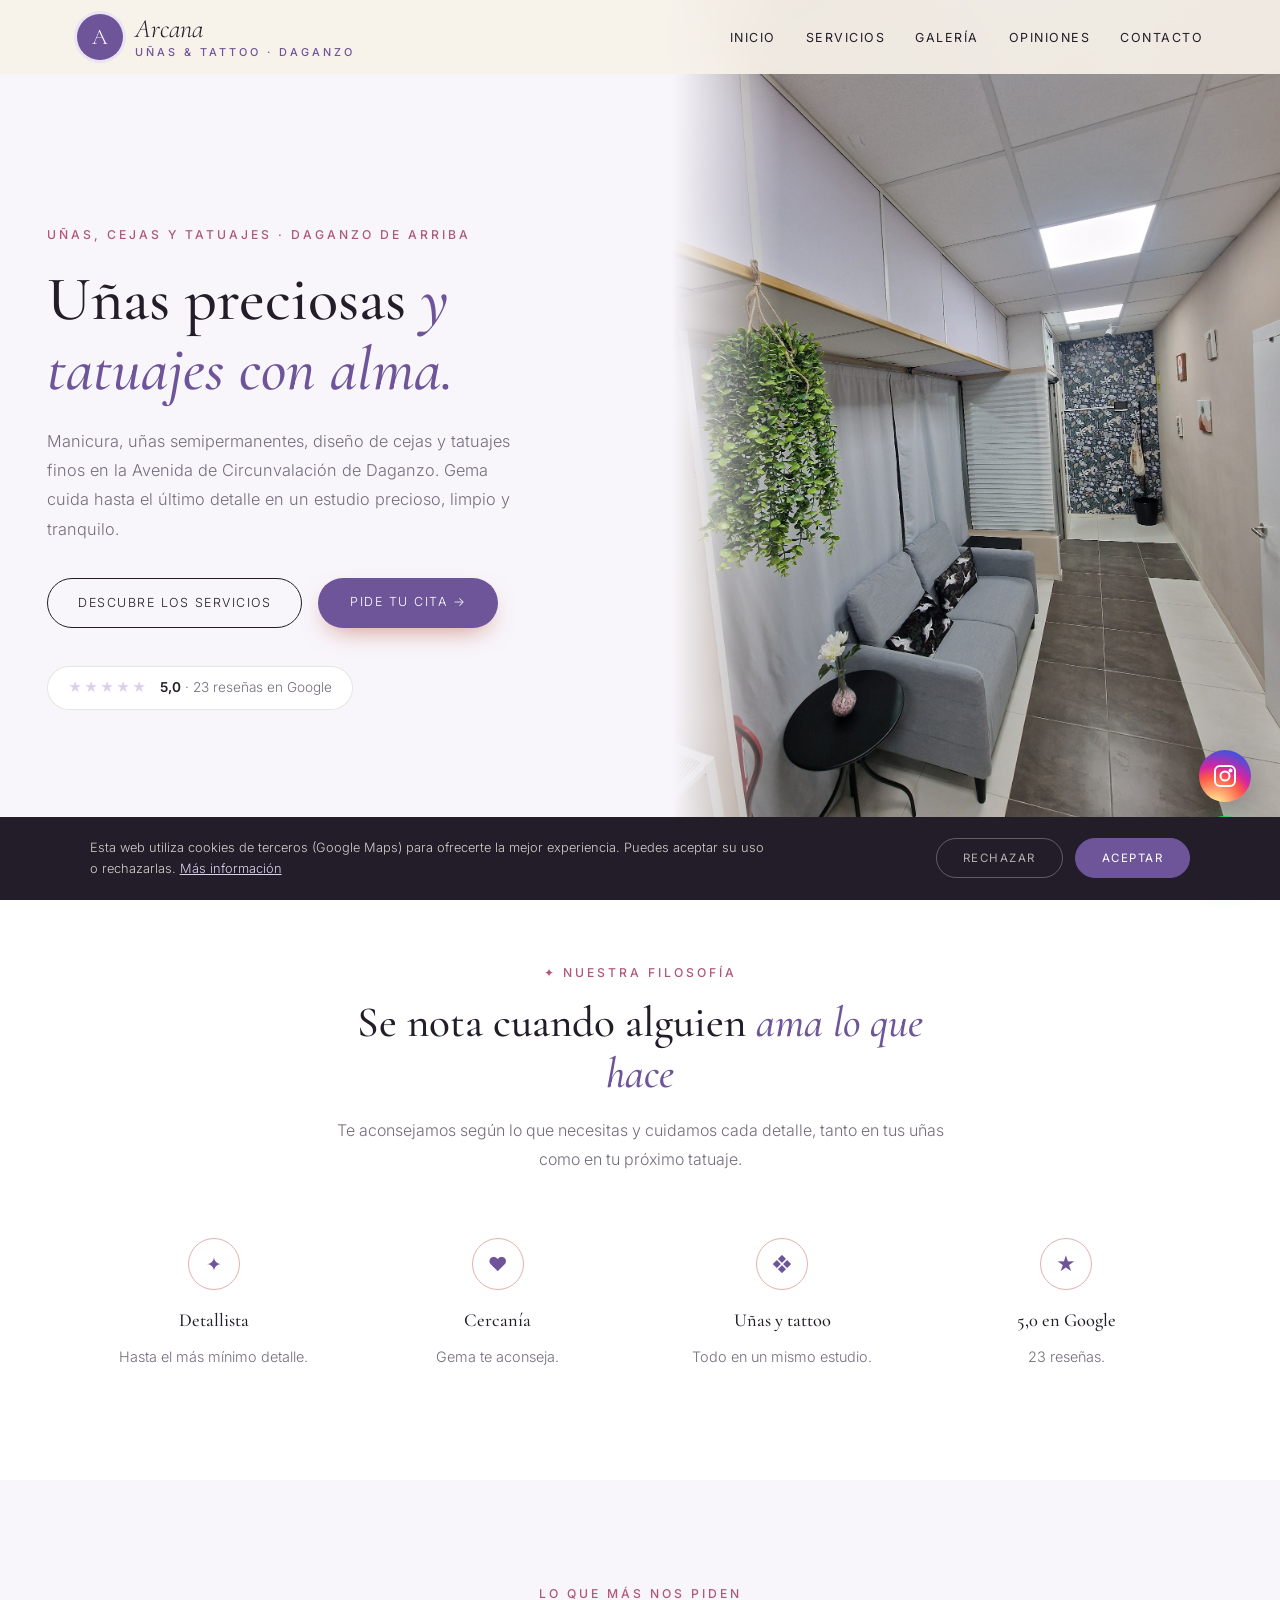
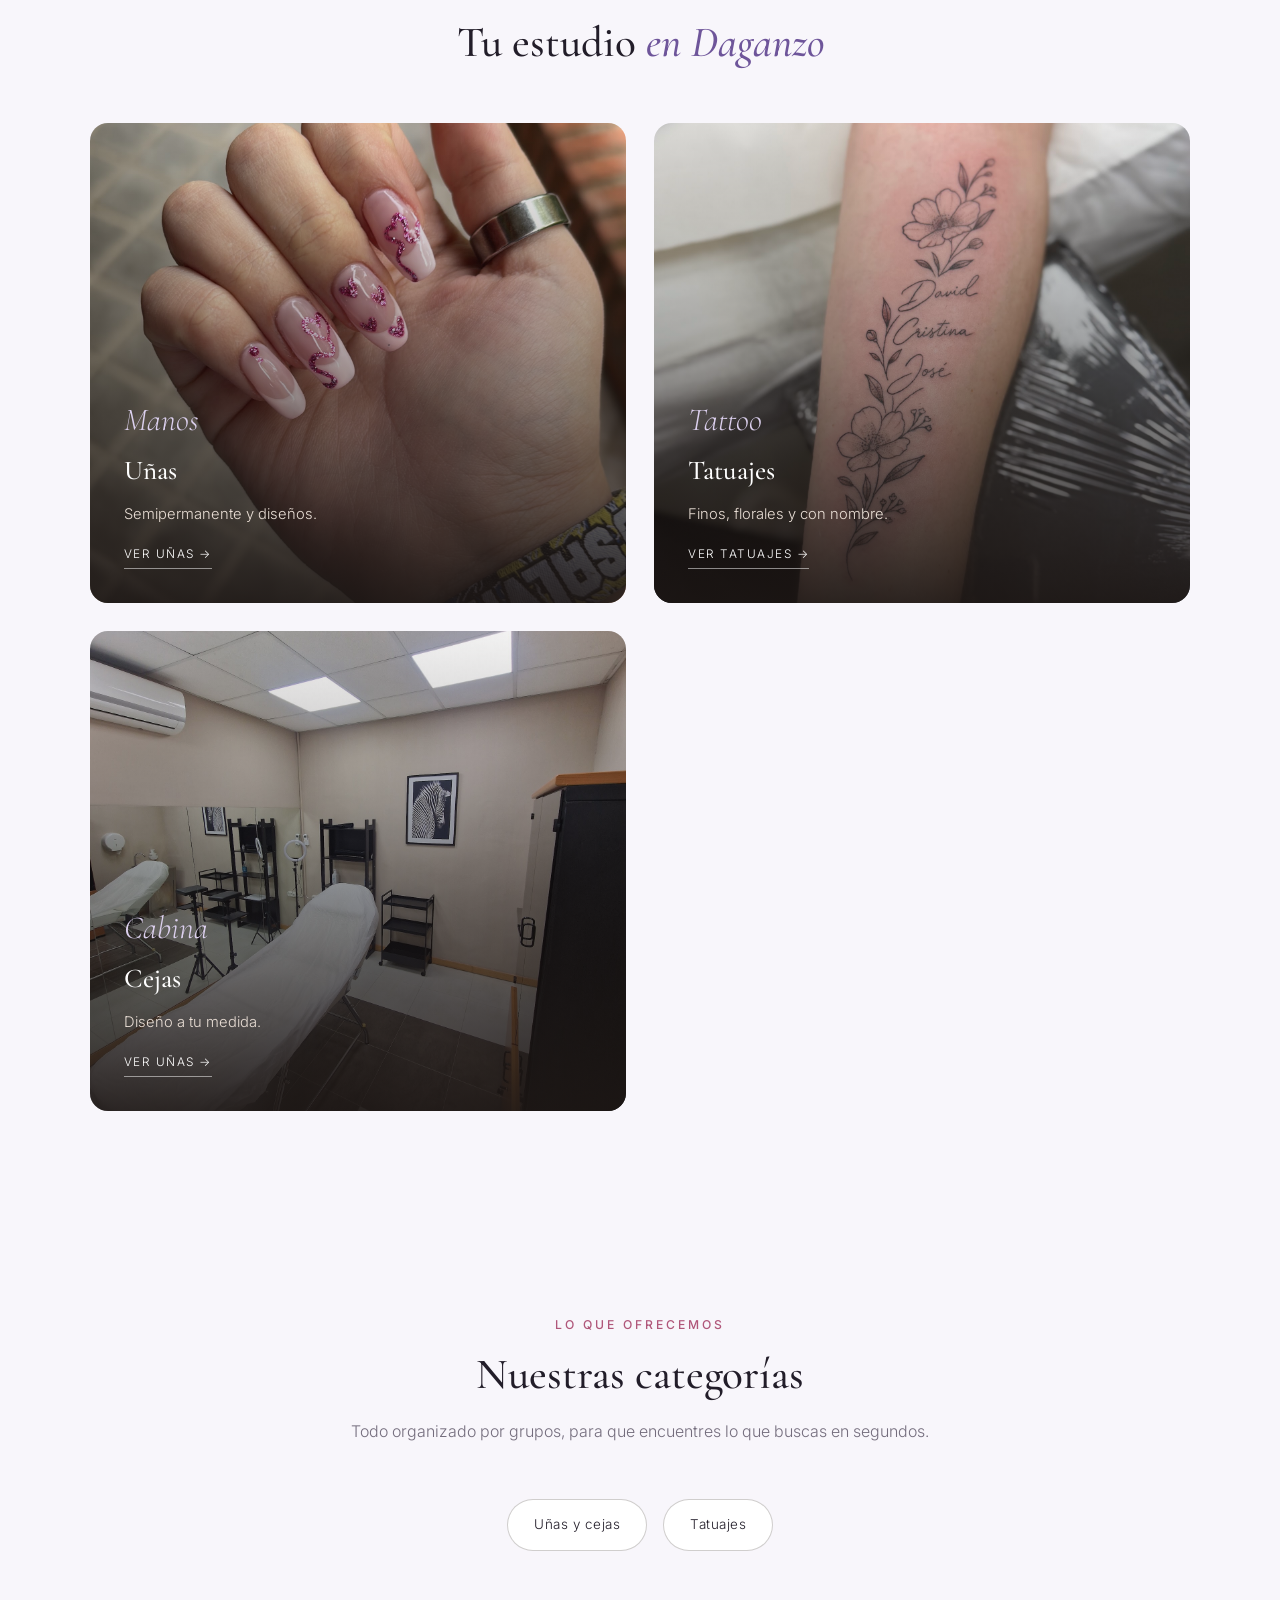
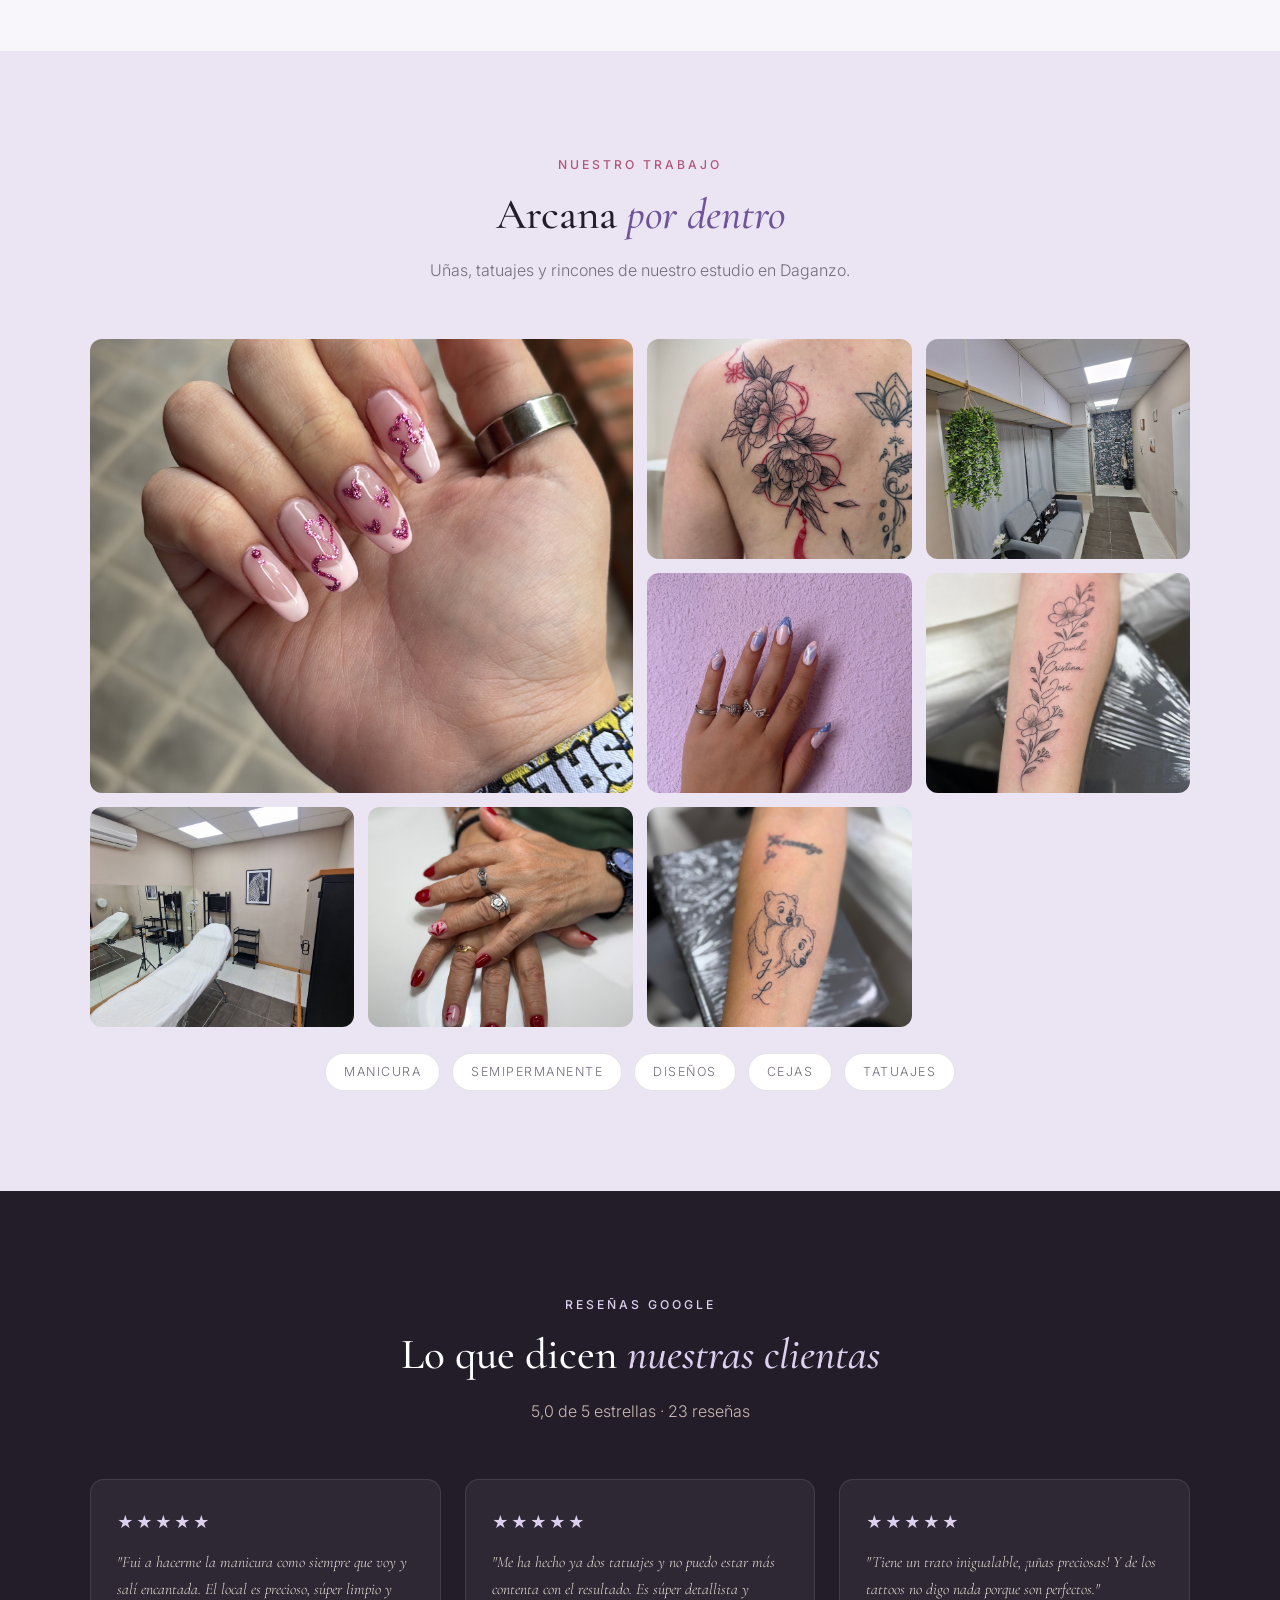
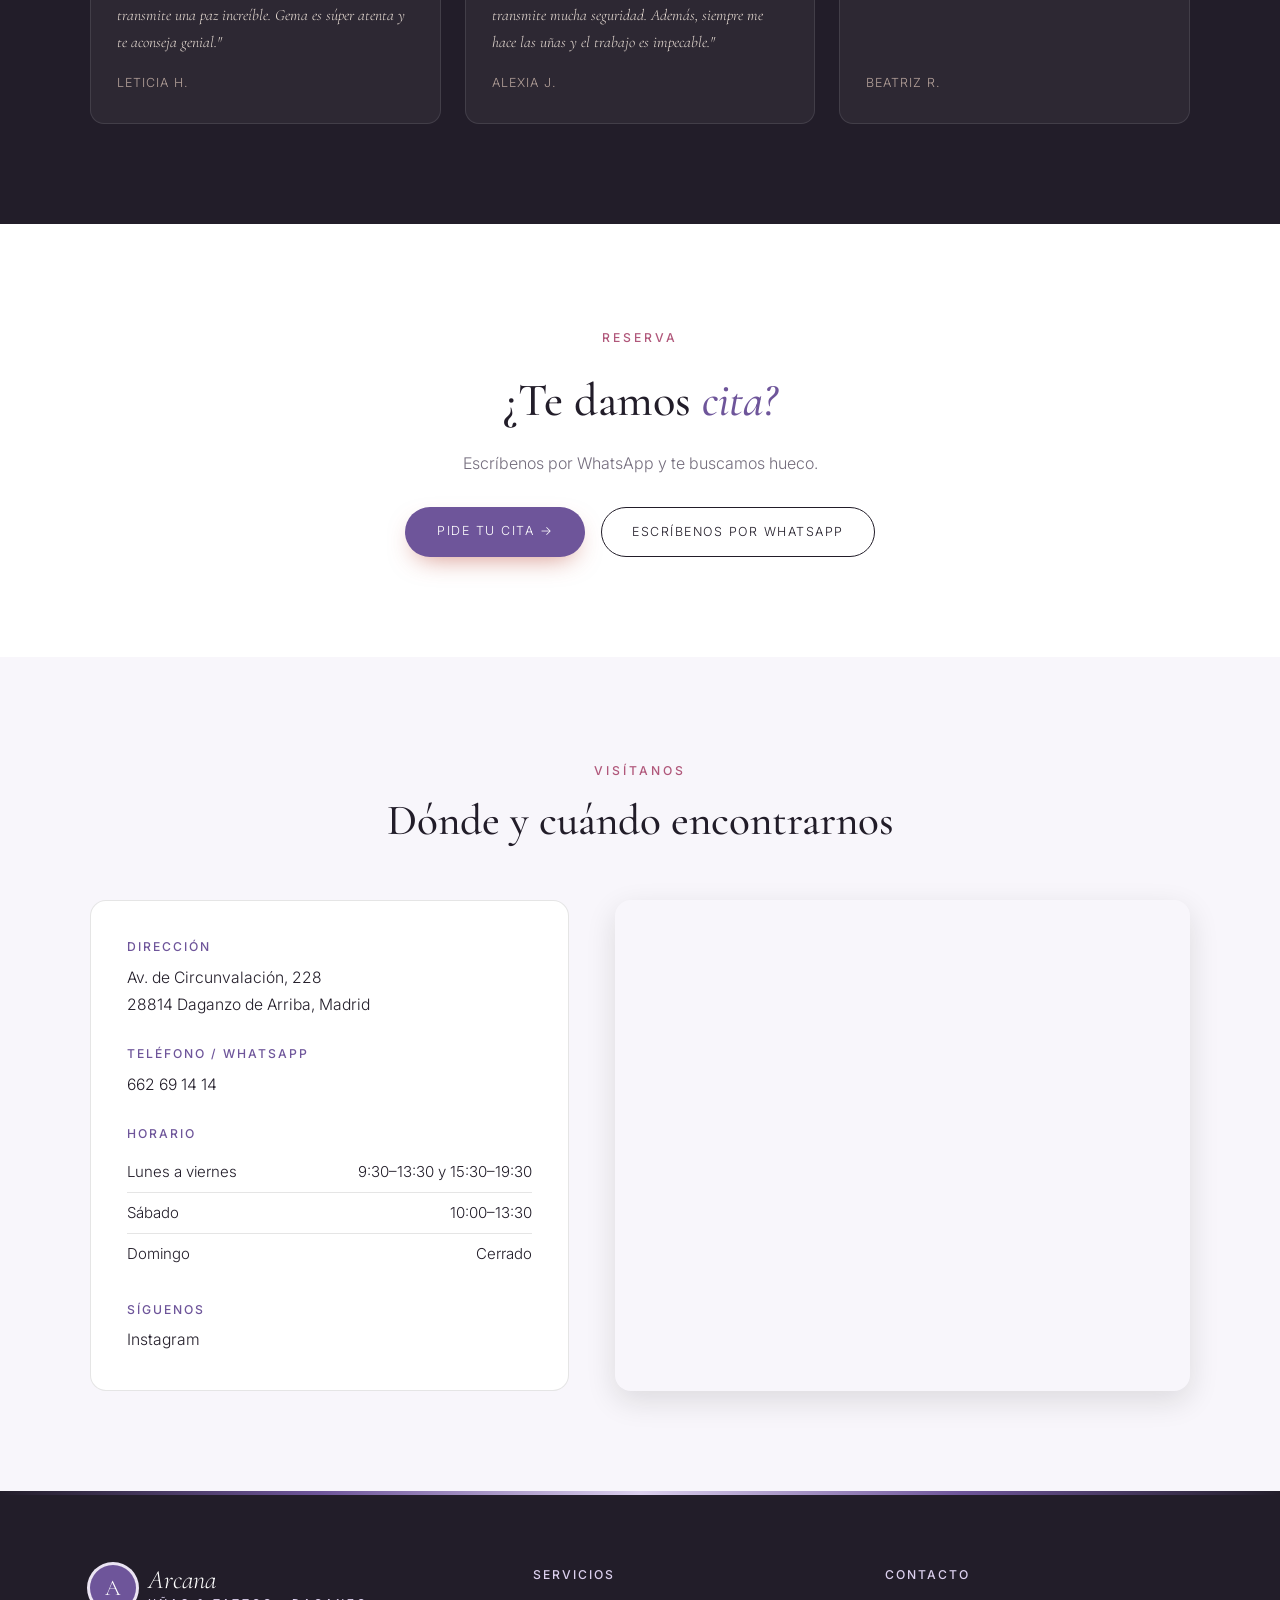
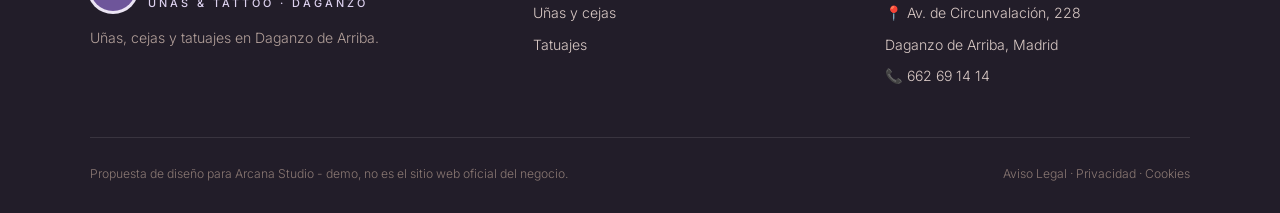
<file: index.html>
<!DOCTYPE html>
<html lang="es">
<head>
<meta charset="UTF-8">
<meta name="viewport" content="width=device-width, initial-scale=1.0">
<title>Arcana Studio — Uñas, cejas y tatuajes en Daganzo de Arriba</title>
<meta name="description" content="Arcana Studio, en Av. de Circunvalación 228, Daganzo de Arriba. Manicura, uñas semipermanentes, diseño de cejas y tatuajes finos con Gema. 5,0★ en Google.">
<meta name="theme-color" content="#221d29">
<meta property="og:title" content="Arcana Studio · Daganzo">
<meta property="og:image" content="maps_06.jpg">

<link rel="preconnect" href="https://fonts.googleapis.com"><link rel="preconnect" href="https://fonts.gstatic.com" crossorigin><link href="https://fonts.googleapis.com/css2?family=Cormorant+Garamond:ital,wght@0,500;0,600;1,500&family=Inter:wght@300;400;500;600&display=swap" rel="stylesheet">
<link rel="stylesheet" href="styles.css">
</head>
<body>

<header id="header">
  <a href="index.html" class="logo" aria-label="Arcana Studio, inicio"><span class="logo-mark">A</span><span class="logo-text"><span class="script">Arcana</span><small>uñas & tattoo · Daganzo</small></span></a>
  <nav id="nav" aria-label="Navegación principal"><ul><li><a href="index.html#inicio">Inicio</a></li><li><a href="servicios.html">Servicios</a></li><li><a href="index.html#galeria">Galería</a></li><li><a href="index.html#opiniones">Opiniones</a></li><li><a href="index.html#contacto">Contacto</a></li></ul></nav><button class="nav-toggle" id="navToggle" aria-label="Abrir menú">☰</button>
</header>

<section class="hero" id="inicio">
  <div class="hero-text">
    <span class="eyebrow">Uñas, cejas y tatuajes · Daganzo de Arriba</span>
    <h1>Uñas preciosas <em>y tatuajes con alma.</em></h1>
    <p>Manicura, uñas semipermanentes, diseño de cejas y tatuajes finos en la Avenida de Circunvalación de Daganzo. Gema cuida hasta el último detalle en un estudio precioso, limpio y tranquilo.</p>
    <div class="hero-ctas">
      <a href="servicios.html" class="btn-outline">Descubre los servicios</a>
      <a href="https://wa.me/34662691414?text=Hola%2C%20he%20visto%20vuestra%20web%20y%20me%20gustar%C3%ADa%20pedir%20cita%20en%20Arcana%20Studio" class="btn-solid" target="_blank" rel="noopener">Pide tu cita →</a>
    </div>
    <a class="hero-rating" href="https://www.google.com/maps/search/?api=1&query=Arcana+Studio,+Avenida+de+Circunvalaci%C3%B3n+228,+Daganzo+de+Arriba" target="_blank" rel="noopener"><span class="stars">★★★★★</span><span><strong>5,0</strong> · 23 reseñas en Google</span></a>
  </div>
  <div class="hero-img"><img src="maps_06.jpg" alt="Interior de Arcana Studio en Daganzo de Arriba" style="object-position:center 50%;"></div>
</section>

<section class="trust">
  <div class="section-head">
    <span class="eyebrow">✦ Nuestra filosofía</span>
    <h2>Se nota cuando alguien <em>ama lo que hace</em></h2>
    <p>Te aconsejamos según lo que necesitas y cuidamos cada detalle, tanto en tus uñas como en tu próximo tatuaje.</p>
  </div>
  <div class="trust-grid">
    <div class="trust-card"><span class="trust-ic">✦</span><h3>Detallista</h3><p>Hasta el más mínimo detalle.</p></div>
    <div class="trust-card"><span class="trust-ic">♥</span><h3>Cercanía</h3><p>Gema te aconseja.</p></div>
    <div class="trust-card"><span class="trust-ic">❖</span><h3>Uñas y tattoo</h3><p>Todo en un mismo estudio.</p></div>
    <div class="trust-card"><span class="trust-ic">★</span><h3>5,0 en Google</h3><p>23 reseñas.</p></div>
  </div>
</section>

<section class="worlds">
  <div class="section-head">
    <span class="eyebrow">Lo que más nos piden</span>
    <h2>Tu estudio <em>en Daganzo</em></h2>
  </div>
  <div class="worlds-grid">
    <a href="servicios.html#unas" class="world-card"><img src="maps_04.jpg" alt="Uñas"><div class="world-text"><span class="script">Manos</span><h3>Uñas</h3><p>Semipermanente y diseños.</p><span class="world-link">Ver uñas →</span></div></a>
    <a href="servicios.html#tattoo" class="world-card"><img src="maps_10.jpg" alt="Tatuajes"><div class="world-text"><span class="script">Tattoo</span><h3>Tatuajes</h3><p>Finos, florales y con nombre.</p><span class="world-link">Ver tatuajes →</span></div></a>
    <a href="servicios.html#unas" class="world-card"><img src="maps_03.jpg" alt="Cejas"><div class="world-text"><span class="script">Cabina</span><h3>Cejas</h3><p>Diseño a tu medida.</p><span class="world-link">Ver uñas →</span></div></a>
  </div>
</section>

<section>
  <div class="section-head">
    <span class="eyebrow">Lo que ofrecemos</span>
    <h2>Nuestras categorías</h2>
    <p>Todo organizado por grupos, para que encuentres lo que buscas en segundos.</p>
  </div>
  <div class="cat-pills">
    <a href="servicios.html#unas" class="cat-pill">Uñas y cejas</a>
    <a href="servicios.html#tattoo" class="cat-pill">Tatuajes</a>
  </div>
</section>

<section class="gallery-wrap" id="galeria">
  <div class="section-head">
    <span class="eyebrow">Nuestro trabajo</span>
    <h2>Arcana <em>por dentro</em></h2>
    <p>Uñas, tatuajes y rincones de nuestro estudio en Daganzo.</p>
  </div>
  <div class="gallery">
    <figure class="big"><img src="maps_04.jpg" alt="Diseño de uñas rosa" loading="lazy"></figure>
    <figure><img src="maps_07.jpg" alt="Tatuaje floral en la espalda" loading="lazy"></figure>
    <figure><img src="maps_06.jpg" alt="Sala de espera" loading="lazy"></figure>
    <figure><img src="maps_02.jpg" alt="Manicura con diseño" loading="lazy"></figure>
    <figure><img src="maps_10.jpg" alt="Tatuaje floral con nombres" loading="lazy"></figure>
    <figure><img src="maps_03.jpg" alt="Cabina" loading="lazy"></figure>
    <figure><img src="maps_01.jpg" alt="Manicura en rojo" loading="lazy"></figure>
    <figure><img src="maps_09.jpg" alt="Tatuaje fino" loading="lazy"></figure>
  </div>
  <div class="brands"><span>Manicura</span><span>Semipermanente</span><span>Diseños</span><span>Cejas</span><span>Tatuajes</span></div>
</section>

<section class="reviews-wrap" id="opiniones">
  <div class="section-head">
    <span class="eyebrow">Reseñas Google</span>
    <h2>Lo que dicen <em>nuestras clientas</em></h2>
    <p>5,0 de 5 estrellas · 23 reseñas</p>
  </div>
  <div class="review-grid">
    <div class="review-card"><div class="stars">★★★★★</div><p>"Fui a hacerme la manicura como siempre que voy y salí encantada. El local es precioso, súper limpio y transmite una paz increíble. Gema es súper atenta y te aconseja genial."</p><cite>Leticia H.</cite></div>
    <div class="review-card"><div class="stars">★★★★★</div><p>"Me ha hecho ya dos tatuajes y no puedo estar más contenta con el resultado. Es súper detallista y transmite mucha seguridad. Además, siempre me hace las uñas y el trabajo es impecable."</p><cite>Alexia J.</cite></div>
    <div class="review-card"><div class="stars">★★★★★</div><p>"Tiene un trato inigualable, ¡uñas preciosas! Y de los tattoos no digo nada porque son perfectos."</p><cite>Beatriz R.</cite></div>
  </div>
</section>

<section class="cta-section">
  <span class="eyebrow">Reserva</span>
  <h2>¿Te damos <em>cita?</em></h2>
  <p>Escríbenos por WhatsApp y te buscamos hueco.</p>
  <div class="cta-row">
    <a href="https://wa.me/34662691414?text=Hola%2C%20he%20visto%20vuestra%20web%20y%20me%20gustar%C3%ADa%20pedir%20cita%20en%20Arcana%20Studio" class="btn-solid" target="_blank" rel="noopener">Pide tu cita →</a>
    <a href="https://wa.me/34662691414?text=Hola%2C%20he%20visto%20vuestra%20web%20y%20me%20gustar%C3%ADa%20pedir%20cita%20en%20Arcana%20Studio" class="btn-outline" target="_blank" rel="noopener">Escríbenos por WhatsApp</a>
  </div>
</section>

<section class="contact-section" id="contacto">
  <div class="section-head">
    <span class="eyebrow">Visítanos</span>
    <h2>Dónde y cuándo encontrarnos</h2>
  </div>
  <div class="contact-grid">
    <div class="contact-info">
      <div class="contact-block"><h3>Dirección</h3><p>Av. de Circunvalación, 228<br>28814 Daganzo de Arriba, Madrid</p></div>
      <div class="contact-block"><h3>Teléfono / WhatsApp</h3><p><a href="tel:+34662691414">662 69 14 14</a></p></div>
      <div class="contact-block"><h3>Horario</h3><ul class="hours-list"><li><span>Lunes a viernes</span><span>9:30–13:30 y 15:30–19:30</span></li><li><span>Sábado</span><span>10:00–13:30</span></li><li><span>Domingo</span><span>Cerrado</span></li></ul></div>
      <div class="contact-block"><h3>Síguenos</h3><p><a href="https://www.instagram.com/_.arcanaink._/" target="_blank" rel="noopener">Instagram</a></p></div>
    </div>
    <div class="contact-map">
      <iframe title="Mapa de Arcana Studio" src="https://www.google.com/maps?q=Arcana+Studio,+Avenida+de+Circunvalaci%C3%B3n+228,+Daganzo+de+Arriba&output=embed" width="100%" height="100%" style="border:0;" allowfullscreen="" loading="lazy" referrerpolicy="no-referrer-when-downgrade"></iframe>
    </div>
  </div>
</section>

<footer>
  <div class="footer-grid">
    <div class="footer-brand">
      <a href="index.html" class="logo light"><span class="logo-mark">A</span><span class="logo-text"><span class="script">Arcana</span><small>uñas & tattoo · Daganzo</small></span></a>
      <p>Uñas, cejas y tatuajes en Daganzo de Arriba.</p>
    </div>
    <div><h4>Servicios</h4><ul><li><a href="servicios.html#unas">Uñas y cejas</a></li><li><a href="servicios.html#tattoo">Tatuajes</a></li></ul></div>
    <div><h4>Contacto</h4><ul><li>📍 Av. de Circunvalación, 228</li><li>Daganzo de Arriba, Madrid</li><li>📞 <a href="tel:+34662691414">662 69 14 14</a></li></ul></div>
  </div>
  <div class="footer-bottom">
    <span>Propuesta de diseño para Arcana Studio - demo, no es el sitio web oficial del negocio.</span>
    <span><a href="aviso-legal.html">Aviso Legal</a> &middot; <a href="politica-privacidad.html">Privacidad</a> &middot; <a href="politica-cookies.html">Cookies</a></span>
  </div>
</footer>

<div id="cookie-banner" class="cookie-banner"><p>Esta web utiliza cookies de terceros (Google Maps) para ofrecerte la mejor experiencia. Puedes aceptar su uso o rechazarlas. <a href="politica-cookies.html">Más información</a></p><div class="cookie-actions"><button onclick="setCookieChoice('rejected')" class="ck-reject">Rechazar</button><button onclick="setCookieChoice('accepted')" class="ck-accept">Aceptar</button></div></div>
<div class="social-fabs"><a class="ig-fab" href="https://www.instagram.com/_.arcanaink._/" target="_blank" rel="noopener" aria-label="Visitar Instagram"><svg width="24" height="24" viewBox="0 0 24 24" fill="none" stroke="white" stroke-width="2"><rect x="2" y="2" width="20" height="20" rx="5"/><circle cx="12" cy="12" r="4.5"/><circle cx="17.5" cy="6.5" r="1" fill="white"/></svg></a><a class="wa-fab" href="https://wa.me/34662691414?text=Hola%2C%20he%20visto%20vuestra%20web%20y%20me%20gustar%C3%ADa%20pedir%20cita%20en%20Arcana%20Studio" target="_blank" rel="noopener" aria-label="Escribir por WhatsApp"><svg width="28" height="28" viewBox="0 0 24 24" fill="white"><path d="M17.5 14.4c-.3-.1-1.8-.9-2-1s-.5-.1-.7.1-.8 1-.9 1.2-.3.2-.6.1a8.2 8.2 0 0 1-2.4-1.5 9 9 0 0 1-1.7-2.1c-.2-.3 0-.5.1-.6l.4-.5.3-.5v-.5l-.9-2.2c-.2-.6-.5-.5-.7-.5h-.6a1.1 1.1 0 0 0-.8.4 3.4 3.4 0 0 0-1 2.5 5.9 5.9 0 0 0 1.2 3.1 13.5 13.5 0 0 0 5.2 4.6c2.6 1 2.6.7 3.1.6a2.6 2.6 0 0 0 1.7-1.2 2.1 2.1 0 0 0 .2-1.2c-.1-.1-.3-.2-.6-.3ZM12 21.8a9.8 9.8 0 0 1-5-1.4l-.4-.2-3.7 1 1-3.6-.2-.4A9.8 9.8 0 1 1 12 21.8Zm8.4-18.3A11.8 11.8 0 0 0 1.8 17.7L.2 23.8l6.3-1.6a11.8 11.8 0 0 0 5.6 1.4A11.8 11.8 0 0 0 20.4 3.5Z"/></svg></a></div>
<script src="main.js"></script>
</body>
</html>
</file>
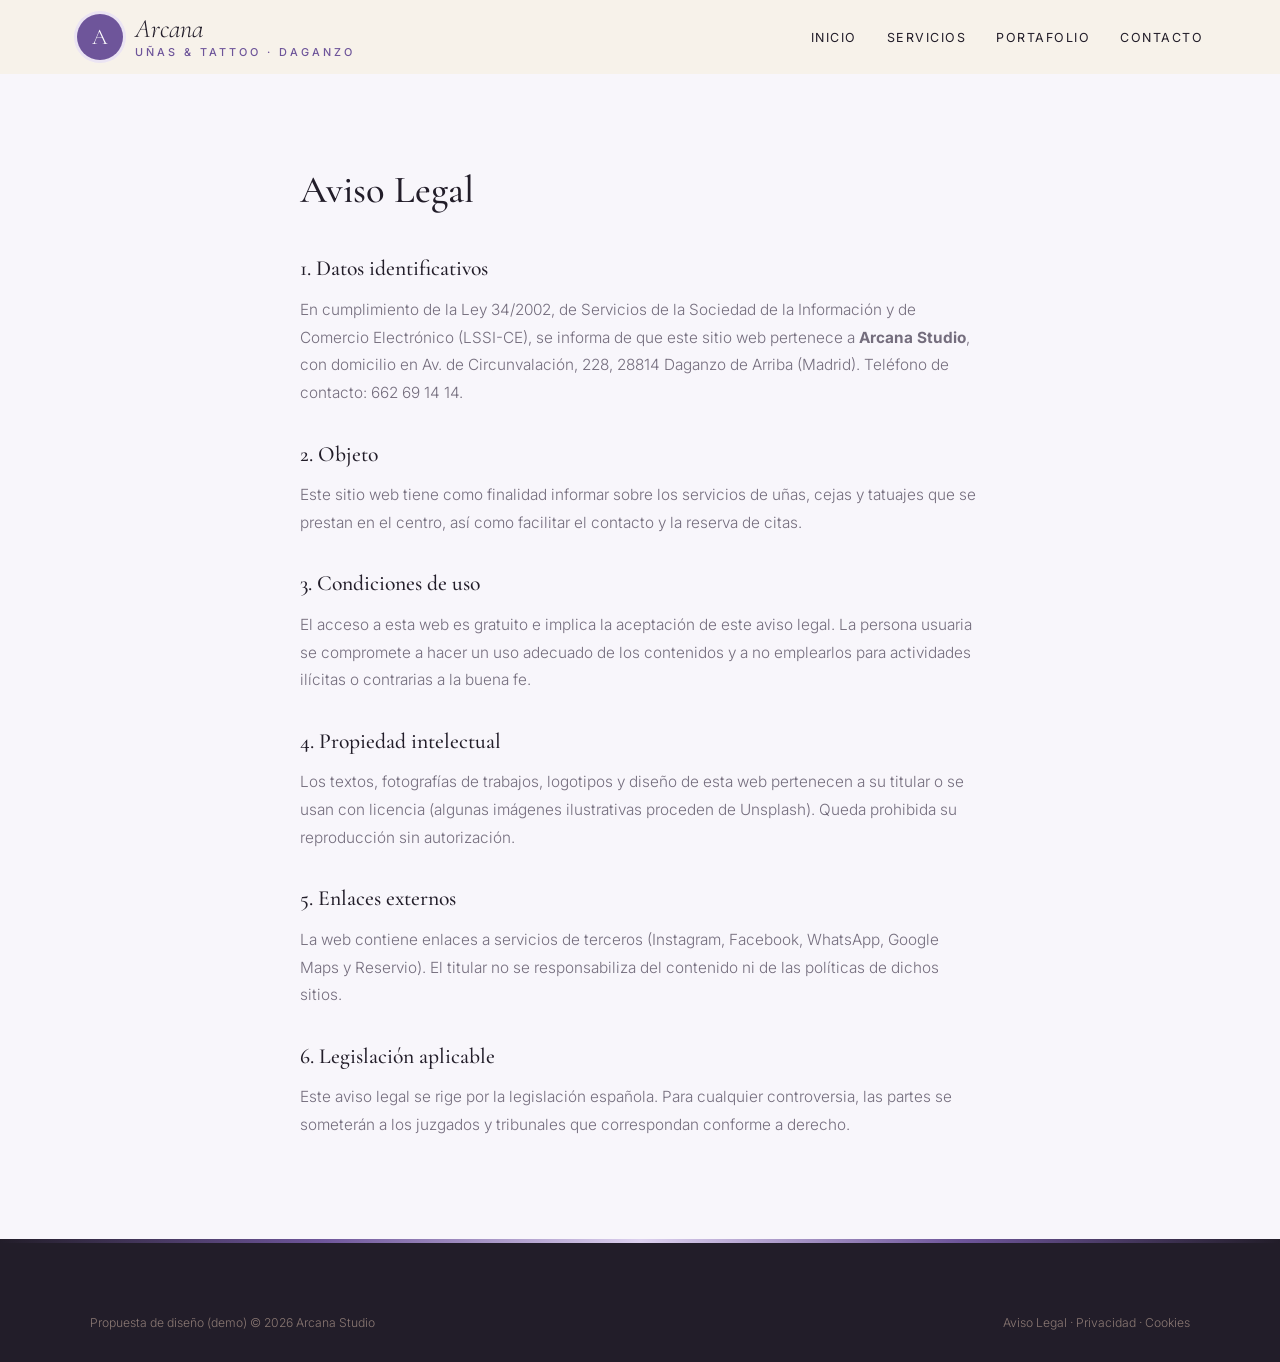
<file: aviso-legal.html>
<!DOCTYPE html>
<html lang="es">
<head>
<meta charset="UTF-8">
<meta name="viewport" content="width=device-width, initial-scale=1.0">
<title>Aviso Legal — Arcana Studio</title>
<meta name="robots" content="noindex">

<link rel="preconnect" href="https://fonts.googleapis.com">
<link href="https://fonts.googleapis.com/css2?family=Cormorant+Garamond:ital,wght@0,500;0,600;1,500&family=Inter:wght@300;400;500;600&display=swap" rel="stylesheet">
<link rel="stylesheet" href="styles.css">
</head>
<body>
<header id="header" class="scrolled">
  <a href="index.html" class="logo" aria-label="Arcana Studio, inicio">
    <span class="logo-mark">A</span>
    <span class="logo-text"><span class="script">Arcana</span><small>uñas & tattoo · Daganzo</small></span>
  </a>
  <nav id="nav" aria-label="Navegación principal">
    <ul>
      <li><a href="index.html#inicio">Inicio</a></li>
      <li><a href="servicios.html">Servicios</a></li>
      <li><a href="portafolio.html">Portafolio</a></li>
      <li><a href="index.html#contacto">Contacto</a></li>
    </ul>
  </nav>
  <button class="nav-toggle" id="navToggle" aria-label="Abrir menú">☰</button>
</header>
<main class="legal"><h1>Aviso Legal</h1>
<h2>1. Datos identificativos</h2>
<p>En cumplimiento de la Ley 34/2002, de Servicios de la Sociedad de la Información y de Comercio Electrónico (LSSI-CE), se informa de que este sitio web pertenece a <strong>Arcana Studio</strong>, con domicilio en Av. de Circunvalación, 228, 28814 Daganzo de Arriba (Madrid). Teléfono de contacto: 662 69 14 14.</p>
<h2>2. Objeto</h2>
<p>Este sitio web tiene como finalidad informar sobre los servicios de uñas, cejas y tatuajes que se prestan en el centro, así como facilitar el contacto y la reserva de citas.</p>
<h2>3. Condiciones de uso</h2>
<p>El acceso a esta web es gratuito e implica la aceptación de este aviso legal. La persona usuaria se compromete a hacer un uso adecuado de los contenidos y a no emplearlos para actividades ilícitas o contrarias a la buena fe.</p>
<h2>4. Propiedad intelectual</h2>
<p>Los textos, fotografías de trabajos, logotipos y diseño de esta web pertenecen a su titular o se usan con licencia (algunas imágenes ilustrativas proceden de Unsplash). Queda prohibida su reproducción sin autorización.</p>
<h2>5. Enlaces externos</h2>
<p>La web contiene enlaces a servicios de terceros (Instagram, Facebook, WhatsApp, Google Maps y Reservio). El titular no se responsabiliza del contenido ni de las políticas de dichos sitios.</p>
<h2>6. Legislación aplicable</h2>
<p>Este aviso legal se rige por la legislación española. Para cualquier controversia, las partes se someterán a los juzgados y tribunales que correspondan conforme a derecho.</p></main>
<footer>
  <div class="footer-bottom" style="margin-top:0">
    <span>Propuesta de diseño (demo) © 2026 Arcana Studio</span>
    <span><a href="aviso-legal.html">Aviso Legal</a> &middot; <a href="politica-privacidad.html">Privacidad</a> &middot; <a href="politica-cookies.html">Cookies</a></span>
  </div>
</footer>
<script src="main.js"></script>
</body>
</html>
</file>
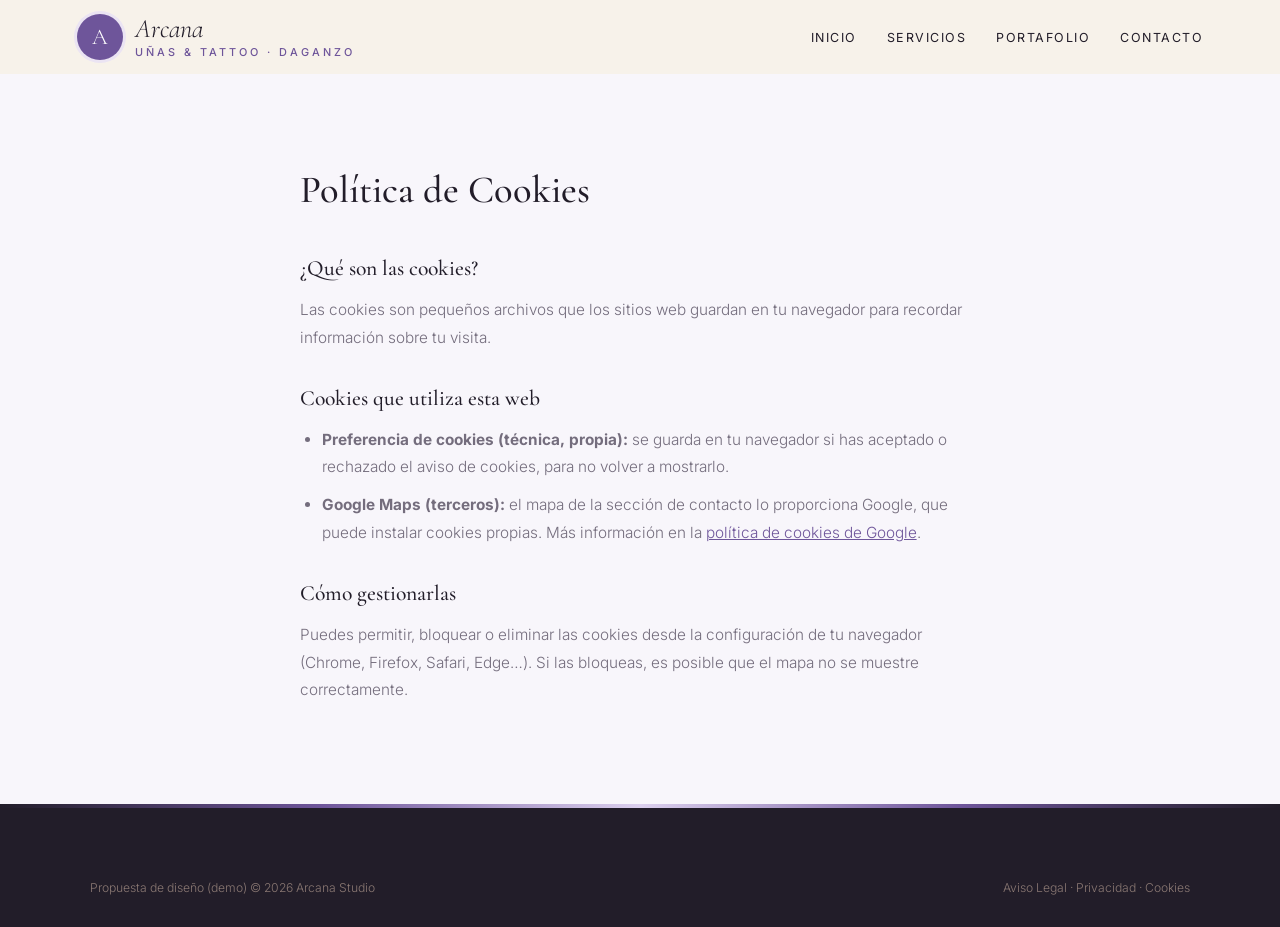
<file: politica-cookies.html>
<!DOCTYPE html>
<html lang="es">
<head>
<meta charset="UTF-8">
<meta name="viewport" content="width=device-width, initial-scale=1.0">
<title>Política de Cookies — Arcana Studio</title>
<meta name="robots" content="noindex">

<link rel="preconnect" href="https://fonts.googleapis.com">
<link href="https://fonts.googleapis.com/css2?family=Cormorant+Garamond:ital,wght@0,500;0,600;1,500&family=Inter:wght@300;400;500;600&display=swap" rel="stylesheet">
<link rel="stylesheet" href="styles.css">
</head>
<body>
<header id="header" class="scrolled">
  <a href="index.html" class="logo" aria-label="Arcana Studio, inicio">
    <span class="logo-mark">A</span>
    <span class="logo-text"><span class="script">Arcana</span><small>uñas & tattoo · Daganzo</small></span>
  </a>
  <nav id="nav" aria-label="Navegación principal">
    <ul>
      <li><a href="index.html#inicio">Inicio</a></li>
      <li><a href="servicios.html">Servicios</a></li>
      <li><a href="portafolio.html">Portafolio</a></li>
      <li><a href="index.html#contacto">Contacto</a></li>
    </ul>
  </nav>
  <button class="nav-toggle" id="navToggle" aria-label="Abrir menú">☰</button>
</header>
<main class="legal"><h1>Política de Cookies</h1>
<h2>¿Qué son las cookies?</h2>
<p>Las cookies son pequeños archivos que los sitios web guardan en tu navegador para recordar información sobre tu visita.</p>
<h2>Cookies que utiliza esta web</h2>
<ul>
<li><strong>Preferencia de cookies (técnica, propia):</strong> se guarda en tu navegador si has aceptado o rechazado el aviso de cookies, para no volver a mostrarlo.</li>
<li><strong>Google Maps (terceros):</strong> el mapa de la sección de contacto lo proporciona Google, que puede instalar cookies propias. Más información en la <a href="https://policies.google.com/technologies/cookies" target="_blank" rel="noopener">política de cookies de Google</a>.</li>
</ul>
<h2>Cómo gestionarlas</h2>
<p>Puedes permitir, bloquear o eliminar las cookies desde la configuración de tu navegador (Chrome, Firefox, Safari, Edge…). Si las bloqueas, es posible que el mapa no se muestre correctamente.</p></main>
<footer>
  <div class="footer-bottom" style="margin-top:0">
    <span>Propuesta de diseño (demo) © 2026 Arcana Studio</span>
    <span><a href="aviso-legal.html">Aviso Legal</a> &middot; <a href="politica-privacidad.html">Privacidad</a> &middot; <a href="politica-cookies.html">Cookies</a></span>
  </div>
</footer>
<script src="main.js"></script>
</body>
</html>
</file>
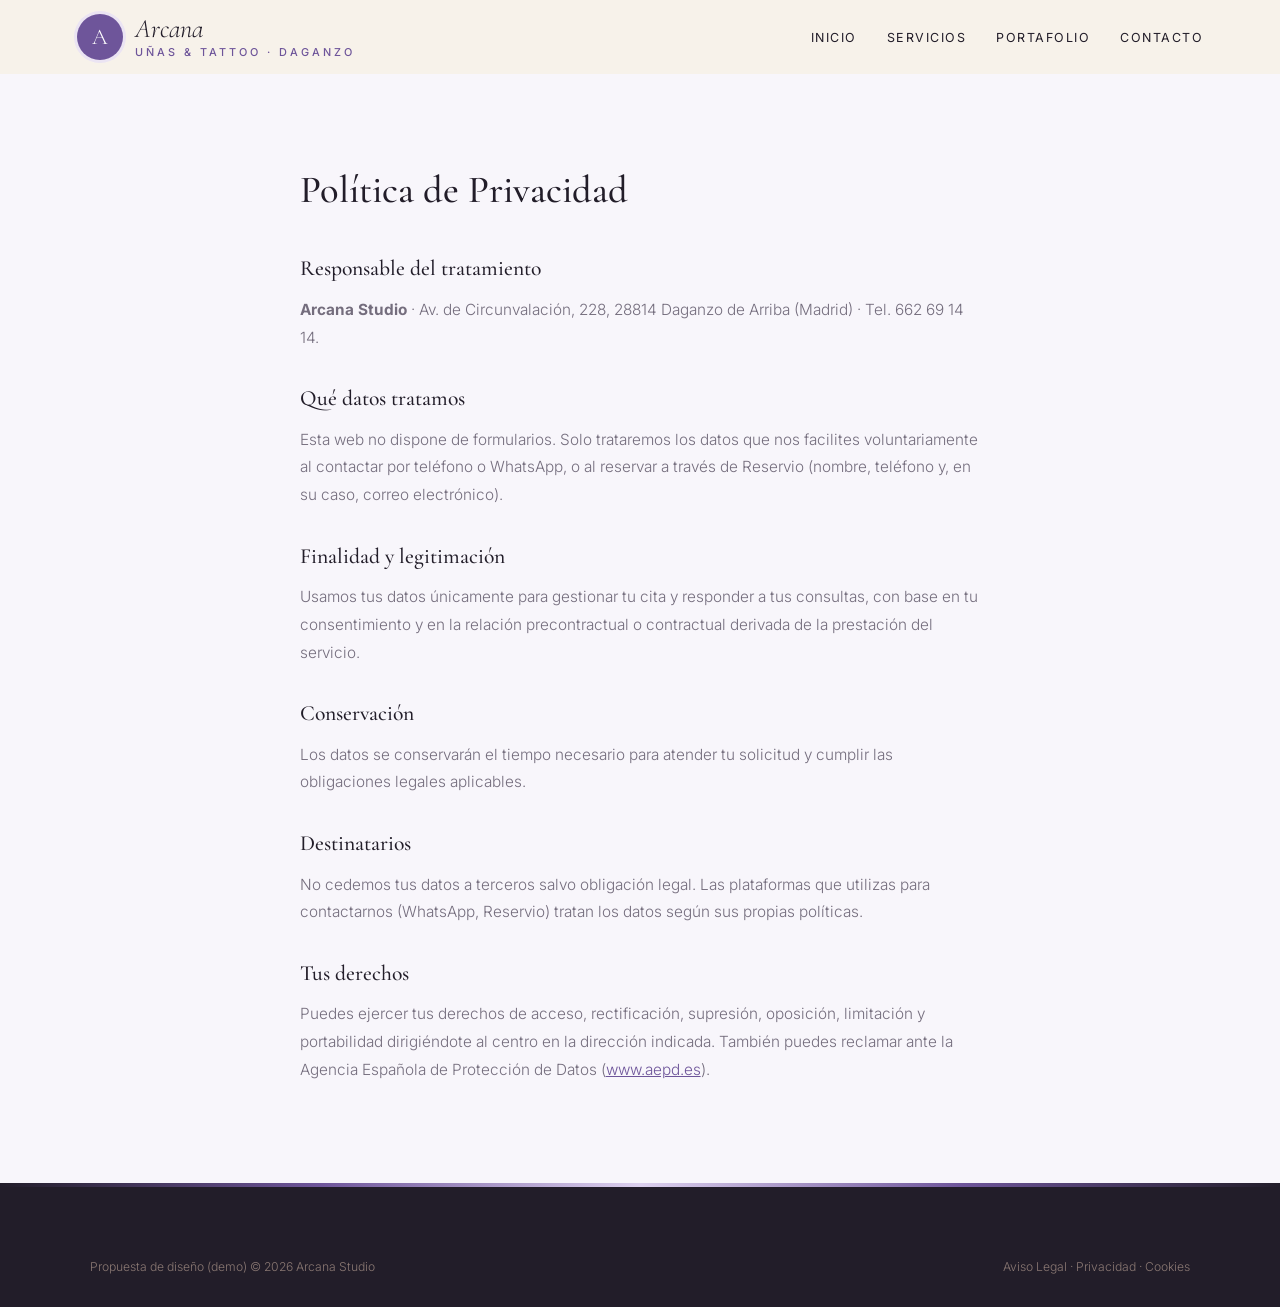
<file: politica-privacidad.html>
<!DOCTYPE html>
<html lang="es">
<head>
<meta charset="UTF-8">
<meta name="viewport" content="width=device-width, initial-scale=1.0">
<title>Política de Privacidad — Arcana Studio</title>
<meta name="robots" content="noindex">

<link rel="preconnect" href="https://fonts.googleapis.com">
<link href="https://fonts.googleapis.com/css2?family=Cormorant+Garamond:ital,wght@0,500;0,600;1,500&family=Inter:wght@300;400;500;600&display=swap" rel="stylesheet">
<link rel="stylesheet" href="styles.css">
</head>
<body>
<header id="header" class="scrolled">
  <a href="index.html" class="logo" aria-label="Arcana Studio, inicio">
    <span class="logo-mark">A</span>
    <span class="logo-text"><span class="script">Arcana</span><small>uñas & tattoo · Daganzo</small></span>
  </a>
  <nav id="nav" aria-label="Navegación principal">
    <ul>
      <li><a href="index.html#inicio">Inicio</a></li>
      <li><a href="servicios.html">Servicios</a></li>
      <li><a href="portafolio.html">Portafolio</a></li>
      <li><a href="index.html#contacto">Contacto</a></li>
    </ul>
  </nav>
  <button class="nav-toggle" id="navToggle" aria-label="Abrir menú">☰</button>
</header>
<main class="legal"><h1>Política de Privacidad</h1>
<h2>Responsable del tratamiento</h2>
<p><strong>Arcana Studio</strong> · Av. de Circunvalación, 228, 28814 Daganzo de Arriba (Madrid) · Tel. 662 69 14 14.</p>
<h2>Qué datos tratamos</h2>
<p>Esta web no dispone de formularios. Solo trataremos los datos que nos facilites voluntariamente al contactar por teléfono o WhatsApp, o al reservar a través de Reservio (nombre, teléfono y, en su caso, correo electrónico).</p>
<h2>Finalidad y legitimación</h2>
<p>Usamos tus datos únicamente para gestionar tu cita y responder a tus consultas, con base en tu consentimiento y en la relación precontractual o contractual derivada de la prestación del servicio.</p>
<h2>Conservación</h2>
<p>Los datos se conservarán el tiempo necesario para atender tu solicitud y cumplir las obligaciones legales aplicables.</p>
<h2>Destinatarios</h2>
<p>No cedemos tus datos a terceros salvo obligación legal. Las plataformas que utilizas para contactarnos (WhatsApp, Reservio) tratan los datos según sus propias políticas.</p>
<h2>Tus derechos</h2>
<p>Puedes ejercer tus derechos de acceso, rectificación, supresión, oposición, limitación y portabilidad dirigiéndote al centro en la dirección indicada. También puedes reclamar ante la Agencia Española de Protección de Datos (<a href="https://www.aepd.es" target="_blank" rel="noopener">www.aepd.es</a>).</p></main>
<footer>
  <div class="footer-bottom" style="margin-top:0">
    <span>Propuesta de diseño (demo) © 2026 Arcana Studio</span>
    <span><a href="aviso-legal.html">Aviso Legal</a> &middot; <a href="politica-privacidad.html">Privacidad</a> &middot; <a href="politica-cookies.html">Cookies</a></span>
  </div>
</footer>
<script src="main.js"></script>
</body>
</html>
</file>
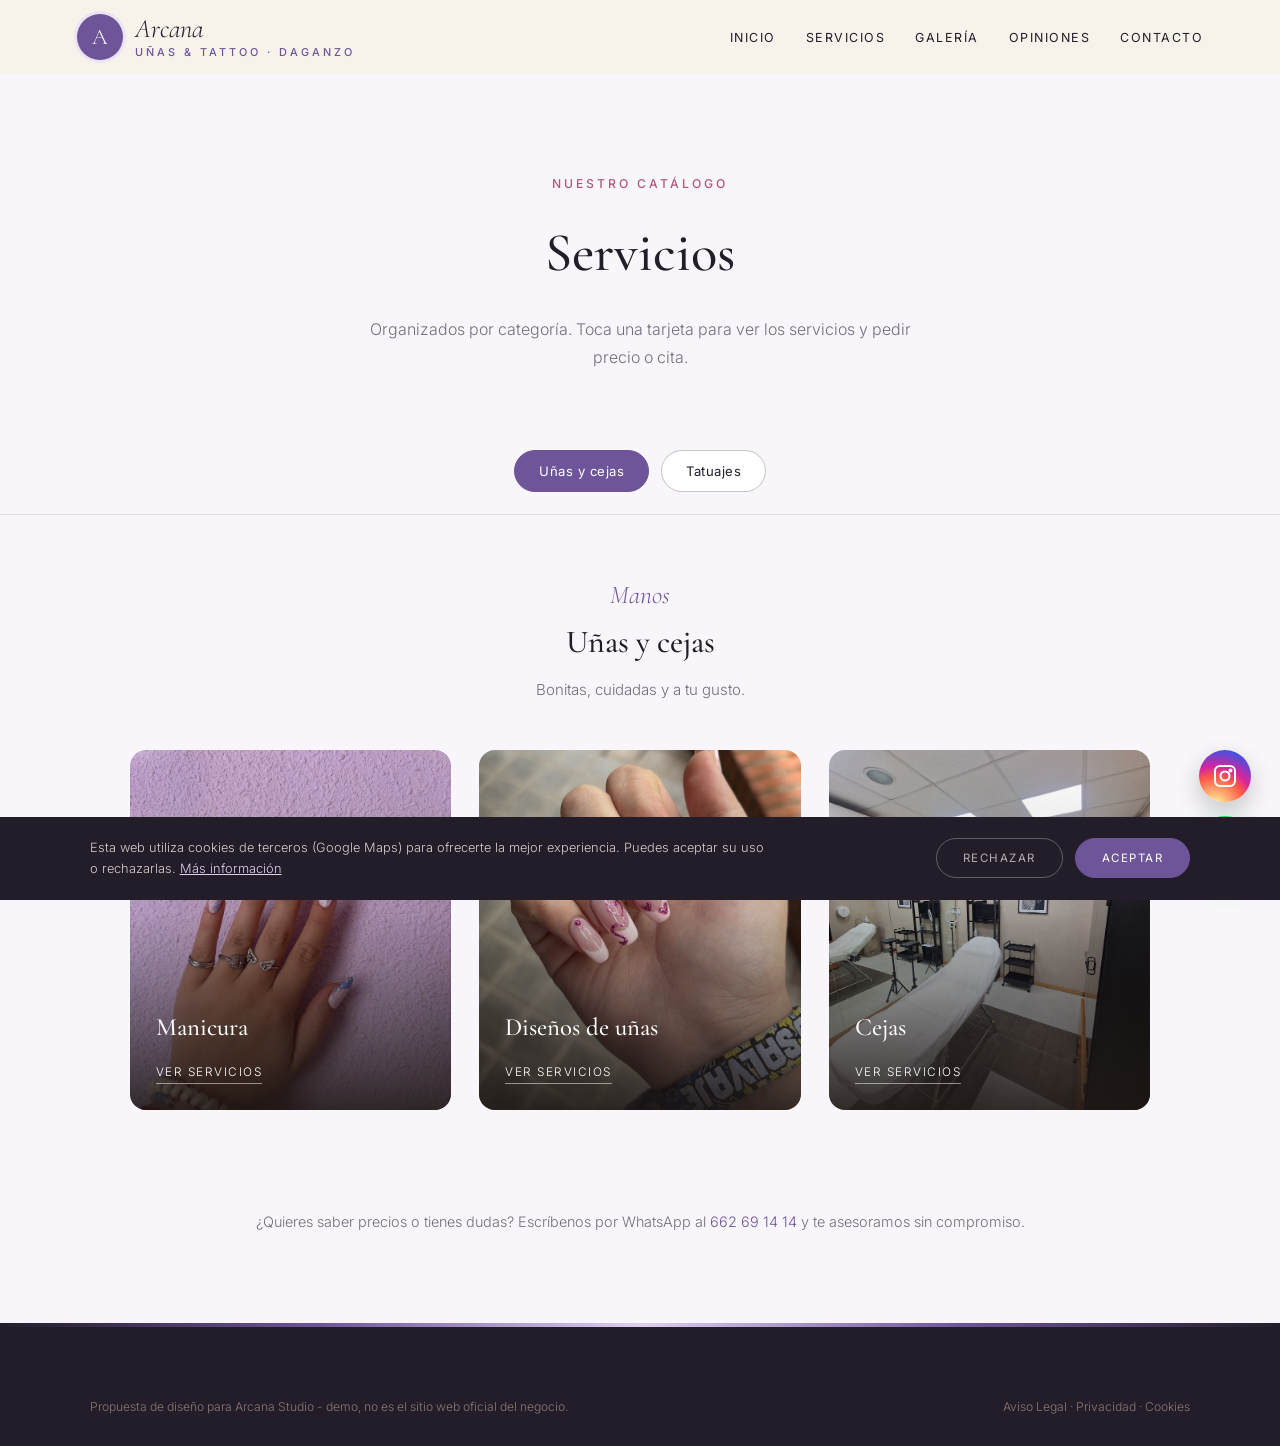
<file: servicios.html>
<!DOCTYPE html>
<html lang="es">
<head>
<meta charset="UTF-8">
<meta name="viewport" content="width=device-width, initial-scale=1.0">
<title>Servicios — Arcana Studio · Daganzo</title>
<meta name="description" content="Servicios de Arcana Studio en Daganzo.">

<link rel="preconnect" href="https://fonts.googleapis.com"><link rel="preconnect" href="https://fonts.gstatic.com" crossorigin><link href="https://fonts.googleapis.com/css2?family=Cormorant+Garamond:ital,wght@0,500;0,600;1,500&family=Inter:wght@300;400;500;600&display=swap" rel="stylesheet">
<link rel="stylesheet" href="styles.css">
</head>
<body>

<header id="header" class="scrolled">
  <a href="index.html" class="logo" aria-label="Arcana Studio, inicio"><span class="logo-mark">A</span><span class="logo-text"><span class="script">Arcana</span><small>uñas & tattoo · Daganzo</small></span></a>
  <nav id="nav" aria-label="Navegación principal"><ul><li><a href="index.html#inicio">Inicio</a></li><li><a href="servicios.html">Servicios</a></li><li><a href="index.html#galeria">Galería</a></li><li><a href="index.html#opiniones">Opiniones</a></li><li><a href="index.html#contacto">Contacto</a></li></ul></nav><button class="nav-toggle" id="navToggle" aria-label="Abrir menú">☰</button>
</header>

<div class="page-hero">
  <span class="eyebrow">Nuestro catálogo</span>
  <h1>Servicios</h1>
  <p>Organizados por categoría. Toca una tarjeta para ver los servicios y pedir precio o cita.</p>
</div>

<div class="tabs">
  <button class="tab-btn active" data-tab="unas">Uñas y cejas</button>
  <button class="tab-btn" data-tab="tattoo">Tatuajes</button>
  
</div>

<div class="tab-panel active" id="unas">
  <div class="tab-intro"><span class="script">Manos</span><h2>Uñas y cejas</h2><p>Bonitas, cuidadas y a tu gusto.</p></div>
  <div class="cat-grid">
    <div class="cat-card" onclick="openModal('manicura')"><img src="maps_02.jpg" alt="Manicura" loading="lazy"><div class="cat-card-text"><h3>Manicura</h3><span>Ver servicios</span></div></div>
    <div class="cat-card" onclick="openModal('disenos')"><img src="maps_04.jpg" alt="Diseños de uñas" loading="lazy"><div class="cat-card-text"><h3>Diseños de uñas</h3><span>Ver servicios</span></div></div>
    <div class="cat-card" onclick="openModal('cejas')"><img src="maps_03.jpg" alt="Cejas" loading="lazy"><div class="cat-card-text"><h3>Cejas</h3><span>Ver servicios</span></div></div>
  </div>
</div>

<div class="tab-panel" id="tattoo">
  <div class="tab-intro"><span class="script">Tattoo</span><h2>Tatuajes</h2><p>Finos, florales y llenos de significado.</p></div>
  <div class="cat-grid">
    <div class="cat-card" onclick="openModal('fine')"><img src="maps_10.jpg" alt="Tatuaje fino" loading="lazy"><div class="cat-card-text"><h3>Tatuaje fino</h3><span>Ver servicios</span></div></div>
    <div class="cat-card" onclick="openModal('floral')"><img src="maps_07.jpg" alt="Tatuaje floral" loading="lazy"><div class="cat-card-text"><h3>Tatuaje floral</h3><span>Ver servicios</span></div></div>
  </div>
</div>


<p class="services-note">¿Quieres saber precios o tienes dudas? Escríbenos por WhatsApp al <a href="https://wa.me/34662691414" target="_blank" rel="noopener" style="color:var(--red)">662 69 14 14</a> y te asesoramos sin compromiso.</p>

<div class="modal-overlay" id="modal-manicura"><div class="modal">
  <button class="modal-close" onclick="closeModal('manicura')" aria-label="Cerrar">×</button>
  <h3>Manicura</h3><p class="modal-sub">Semipermanente</p>
  <div class="svc-row"><div><div class="svc-name">Manicura</div><span class="svc-desc"></span></div><div class="svc-price">Consultar</div></div>
  <div class="svc-row"><div><div class="svc-name">Uñas semipermanentes</div><span class="svc-desc"></span></div><div class="svc-price">Consultar</div></div>
  <a class="modal-cta alt" href="https://wa.me/34662691414?text=Hola%2C%20quiero%20informaci%C3%B3n%20sobre%20manicura" target="_blank" rel="noopener">Pedir cita por WhatsApp</a>
</div></div>

<div class="modal-overlay" id="modal-disenos"><div class="modal">
  <button class="modal-close" onclick="closeModal('disenos')" aria-label="Cerrar">×</button>
  <h3>Diseños de uñas</h3><p class="modal-sub">Nail art</p>
  <div class="svc-row"><div><div class="svc-name">Diseños a mano</div><span class="svc-desc"></span></div><div class="svc-price">Consultar</div></div>
  <a class="modal-cta alt" href="https://wa.me/34662691414?text=Hola%2C%20quiero%20informaci%C3%B3n%20sobre%20dise%C3%B1os%20de%20u%C3%B1as" target="_blank" rel="noopener">Pedir cita por WhatsApp</a>
</div></div>

<div class="modal-overlay" id="modal-cejas"><div class="modal">
  <button class="modal-close" onclick="closeModal('cejas')" aria-label="Cerrar">×</button>
  <h3>Cejas</h3><p class="modal-sub">Diseño</p>
  <div class="svc-row"><div><div class="svc-name">Diseño de cejas</div><span class="svc-desc"></span></div><div class="svc-price">Consultar</div></div>
  <a class="modal-cta alt" href="https://wa.me/34662691414?text=Hola%2C%20quiero%20informaci%C3%B3n%20sobre%20cejas" target="_blank" rel="noopener">Pedir cita por WhatsApp</a>
</div></div>

<div class="modal-overlay" id="modal-fine"><div class="modal">
  <button class="modal-close" onclick="closeModal('fine')" aria-label="Cerrar">×</button>
  <h3>Tatuaje fino</h3><p class="modal-sub">Fine line</p>
  <div class="svc-row"><div><div class="svc-name">Tatuajes finos</div><span class="svc-desc"></span></div><div class="svc-price">Consultar</div></div>
  <div class="svc-row"><div><div class="svc-name">Nombres y letras</div><span class="svc-desc"></span></div><div class="svc-price">Consultar</div></div>
  <a class="modal-cta alt" href="https://wa.me/34662691414?text=Hola%2C%20quiero%20informaci%C3%B3n%20sobre%20tatuaje%20fino" target="_blank" rel="noopener">Pedir cita por WhatsApp</a>
</div></div>

<div class="modal-overlay" id="modal-floral"><div class="modal">
  <button class="modal-close" onclick="closeModal('floral')" aria-label="Cerrar">×</button>
  <h3>Tatuaje floral</h3><p class="modal-sub">Piezas grandes</p>
  <div class="svc-row"><div><div class="svc-name">Flores y ornamentales</div><span class="svc-desc"></span></div><div class="svc-price">Consultar</div></div>
  <a class="modal-cta alt" href="https://wa.me/34662691414?text=Hola%2C%20quiero%20informaci%C3%B3n%20sobre%20tatuaje%20floral" target="_blank" rel="noopener">Pedir cita por WhatsApp</a>
</div></div>


<footer>
  <div class="footer-bottom" style="margin-top:0">
    <span>Propuesta de diseño para Arcana Studio - demo, no es el sitio web oficial del negocio.</span>
    <span><a href="aviso-legal.html">Aviso Legal</a> &middot; <a href="politica-privacidad.html">Privacidad</a> &middot; <a href="politica-cookies.html">Cookies</a></span>
  </div>
</footer>

<div id="cookie-banner" class="cookie-banner"><p>Esta web utiliza cookies de terceros (Google Maps) para ofrecerte la mejor experiencia. Puedes aceptar su uso o rechazarlas. <a href="politica-cookies.html">Más información</a></p><div class="cookie-actions"><button onclick="setCookieChoice('rejected')" class="ck-reject">Rechazar</button><button onclick="setCookieChoice('accepted')" class="ck-accept">Aceptar</button></div></div>
<div class="social-fabs"><a class="ig-fab" href="https://www.instagram.com/_.arcanaink._/" target="_blank" rel="noopener" aria-label="Visitar Instagram"><svg width="24" height="24" viewBox="0 0 24 24" fill="none" stroke="white" stroke-width="2"><rect x="2" y="2" width="20" height="20" rx="5"/><circle cx="12" cy="12" r="4.5"/><circle cx="17.5" cy="6.5" r="1" fill="white"/></svg></a><a class="wa-fab" href="https://wa.me/34662691414?text=Hola%2C%20he%20visto%20vuestra%20web%20y%20me%20gustar%C3%ADa%20pedir%20cita%20en%20Arcana%20Studio" target="_blank" rel="noopener" aria-label="Escribir por WhatsApp"><svg width="28" height="28" viewBox="0 0 24 24" fill="white"><path d="M17.5 14.4c-.3-.1-1.8-.9-2-1s-.5-.1-.7.1-.8 1-.9 1.2-.3.2-.6.1a8.2 8.2 0 0 1-2.4-1.5 9 9 0 0 1-1.7-2.1c-.2-.3 0-.5.1-.6l.4-.5.3-.5v-.5l-.9-2.2c-.2-.6-.5-.5-.7-.5h-.6a1.1 1.1 0 0 0-.8.4 3.4 3.4 0 0 0-1 2.5 5.9 5.9 0 0 0 1.2 3.1 13.5 13.5 0 0 0 5.2 4.6c2.6 1 2.6.7 3.1.6a2.6 2.6 0 0 0 1.7-1.2 2.1 2.1 0 0 0 .2-1.2c-.1-.1-.3-.2-.6-.3ZM12 21.8a9.8 9.8 0 0 1-5-1.4l-.4-.2-3.7 1 1-3.6-.2-.4A9.8 9.8 0 1 1 12 21.8Zm8.4-18.3A11.8 11.8 0 0 0 1.8 17.7L.2 23.8l6.3-1.6a11.8 11.8 0 0 0 5.6 1.4A11.8 11.8 0 0 0 20.4 3.5Z"/></svg></a></div>
<script src="main.js"></script>
</body>
</html>
</file>
<file: styles.css>
:root{
  --cream:#f8f6fb; --paper:#ffffff; --tint:#ebe4f3; --ink:#221d29; --dark:#221d29; --muted:#746d7d;
  --red:#6e559a; --red-dark:#57417d; --teal:#b0577a; --gold:#dcd0ee; --line:rgba(0,0,0,.1);
  --brand-gradient:linear-gradient(90deg,#221d29,#6e559a,#dcd0ee,#6e559a,#221d29);
}
*{margin:0;padding:0;box-sizing:border-box;}
html{scroll-behavior:smooth;}
body{font-family:'Inter',sans-serif;background:var(--cream);color:var(--ink);overflow-x:hidden;font-weight:300;line-height:1.6;}
a{text-decoration:none;color:inherit;}
h1,h2,h3{font-family:'Cormorant Garamond',serif;font-weight:500;}
h1 em,h2 em{font-style:italic;color:var(--red);}
img{max-width:100%;display:block;}
.script{font-family:'Cormorant Garamond',serif;font-style:italic;}

/* HEADER */
header{position:fixed;top:0;left:0;right:0;z-index:100;display:flex;justify-content:space-between;align-items:center;padding:14px 6%;background:rgba(247,241,233,.92);backdrop-filter:blur(10px);-webkit-backdrop-filter:blur(10px);transition:box-shadow .3s,padding .3s;}
header.scrolled{box-shadow:0 2px 24px rgba(28,22,20,.1);padding:8px 6%;}
.logo{display:flex;align-items:center;gap:12px;color:var(--dark);}
.logo-badge{width:58px;height:58px;border-radius:50%;object-fit:cover;box-shadow:0 0 0 2px var(--gold),0 6px 16px rgba(28,22,20,.15);transition:width .3s,height .3s;}
header.scrolled .logo-badge{width:46px;height:46px;}
.logo-text{display:flex;flex-direction:column;line-height:1;}
.logo-text .script{font-size:1.65rem;color:var(--dark);}
.logo-text small{font-size:.68rem;letter-spacing:3px;text-transform:uppercase;color:var(--red);margin-top:4px;font-weight:500;}
.logo.light .logo-text .script{color:#fff;}
.logo.light .logo-text small{color:var(--gold);}
nav ul{list-style:none;display:flex;gap:30px;}
nav a{font-size:.78rem;letter-spacing:1.5px;text-transform:uppercase;font-weight:400;position:relative;padding:4px 0;}
nav a::after{content:"";position:absolute;left:0;bottom:-2px;height:1px;width:100%;background:var(--red);transform:scaleX(0);transform-origin:right;transition:transform .3s;}
nav a:hover::after{transform:scaleX(1);transform-origin:left;}
.nav-toggle{display:none;font-size:1.6rem;background:none;border:none;color:var(--dark);cursor:pointer;}

/* BOTONES */
.btn-outline{display:inline-block;border:1px solid var(--dark);color:var(--dark);padding:14px 30px;font-size:.78rem;letter-spacing:1.5px;text-transform:uppercase;border-radius:40px;transition:all .25s;}
.btn-outline:hover{background:var(--dark);color:var(--cream);}
.btn-outline.light{border-color:rgba(255,255,255,.5);color:#fff;}
.btn-outline.light:hover{background:#fff;color:var(--dark);}
.btn-solid{display:inline-block;background:var(--red);color:#fff;padding:14px 32px;font-size:.78rem;letter-spacing:1.5px;text-transform:uppercase;border-radius:40px;transition:transform .25s,box-shadow .25s,background .25s;box-shadow:0 10px 26px -10px rgba(181,64,44,.6);}
.btn-solid:hover{transform:translateY(-2px);background:var(--red-dark);}

/* HERO */
.hero{min-height:95vh;display:grid;grid-template-columns:1.05fr .95fr;align-items:stretch;padding:0;}
.hero-text{display:flex;flex-direction:column;justify-content:center;padding:150px 7% 70px;}
.eyebrow{display:inline-block;color:var(--teal);text-transform:uppercase;letter-spacing:3px;font-size:.76rem;font-weight:500;}
.hero-text .eyebrow{margin-bottom:20px;}
.hero-text h1{font-size:clamp(2.4rem,5vw,3.9rem);line-height:1.12;margin-bottom:22px;color:var(--dark);}
.hero-text p{font-size:1.02rem;color:var(--muted);max-width:470px;line-height:1.8;margin-bottom:34px;}
.hero-ctas{display:flex;gap:16px;flex-wrap:wrap;}
.hero-rating{display:inline-flex;align-items:center;gap:12px;margin-top:38px;padding:10px 20px;border:1px solid var(--line);border-radius:40px;background:var(--paper);font-size:.85rem;color:var(--muted);align-self:flex-start;}
.hero-rating strong{color:var(--dark);font-weight:600;}
.stars{color:var(--gold);letter-spacing:2px;}
.hero-img{position:relative;overflow:hidden;}
.hero-img img{width:100%;height:100%;object-fit:cover;position:absolute;inset:0;}
.hero-img::after{content:"";position:absolute;inset:0;background:linear-gradient(90deg,var(--cream) 0%,rgba(247,241,233,0) 18%);}

/* SECCIONES */
section{padding:100px 7%;}
.section-head{text-align:center;max-width:640px;margin:0 auto 54px;}
.section-head h2{font-size:clamp(1.9rem,4vw,2.7rem);margin-top:12px;color:var(--dark);line-height:1.2;}
.section-head p{margin-top:16px;color:var(--muted);line-height:1.8;}

.trust{background:var(--paper);border-top:4px solid transparent;border-image:var(--brand-gradient) 1;}
.trust-grid{display:grid;grid-template-columns:repeat(auto-fit,minmax(230px,1fr));gap:36px;max-width:1150px;margin:0 auto;}
.trust-card{text-align:center;padding:10px;}
.trust-ic{display:inline-grid;place-items:center;width:52px;height:52px;border-radius:50%;border:1px solid rgba(181,64,44,.4);color:var(--red);font-size:1.2rem;margin-bottom:16px;}
.trust-card h3{font-size:1.15rem;color:var(--dark);margin-bottom:10px;}
.trust-card p{font-size:.9rem;color:var(--muted);line-height:1.7;}

/* DOS MUNDOS */
.worlds{background:var(--cream);}
.worlds-grid{display:grid;grid-template-columns:1fr 1fr;gap:28px;max-width:1150px;margin:0 auto;}
.world-card{position:relative;border-radius:18px;overflow:hidden;min-height:480px;display:flex;align-items:flex-end;color:#fff;}
.world-card img{position:absolute;inset:0;width:100%;height:100%;object-fit:cover;transition:transform .6s;}
.world-card:hover img{transform:scale(1.05);}
.world-card::after{content:"";position:absolute;inset:0;background:linear-gradient(to top,rgba(28,22,20,.92) 0%,rgba(28,22,20,.35) 55%,rgba(28,22,20,.05) 100%);}
.world-text{position:relative;z-index:2;padding:34px;}
.world-text .script{font-size:2rem;color:var(--gold);}
.world-text h3{font-size:1.7rem;margin:4px 0 10px;}
.world-text p{font-size:.92rem;color:#eadfd6;line-height:1.7;max-width:440px;}
.world-link{display:inline-block;margin-top:18px;font-size:.74rem;letter-spacing:1.5px;text-transform:uppercase;border-bottom:1px solid rgba(255,255,255,.5);padding-bottom:4px;}

/* PILLS */
.cat-pills{display:flex;flex-wrap:wrap;gap:16px;justify-content:center;max-width:1000px;margin:0 auto;}
.cat-pill{border:1px solid rgba(43,33,29,.22);padding:14px 26px;border-radius:30px;font-size:.84rem;letter-spacing:.5px;transition:all .2s;background:var(--paper);}
.cat-pill:hover{background:var(--red);color:#fff;border-color:var(--red);}

/* GALERIA */
.gallery-wrap{background:var(--tint);}
.gallery{max-width:1200px;margin:0 auto;display:grid;grid-template-columns:repeat(4,1fr);grid-auto-rows:220px;gap:14px;}
.gallery figure{overflow:hidden;border-radius:12px;margin:0;}
.gallery img{width:100%;height:100%;object-fit:cover;transition:transform .5s;}
.gallery figure:hover img{transform:scale(1.05);}
.gallery .big{grid-column:span 2;grid-row:span 2;}

/* RESEÑAS */
.reviews-wrap{background:var(--dark);color:#fff;position:relative;}
.reviews-wrap .section-head h2{color:#fff;}
.reviews-wrap .section-head h2 em{color:var(--gold);}
.reviews-wrap .section-head p{color:#c9b9b2;}
.reviews-wrap .eyebrow{color:var(--gold);}
.review-grid{display:grid;grid-template-columns:repeat(auto-fit,minmax(300px,1fr));gap:24px;max-width:1150px;margin:0 auto;}
.review-card{background:rgba(255,255,255,.05);border:1px solid rgba(255,255,255,.1);padding:30px 26px;border-radius:14px;display:flex;flex-direction:column;}
.review-card .stars{margin-bottom:14px;}
.review-card p{font-family:'Cormorant Garamond',serif;font-size:.98rem;color:#eadfd6;line-height:1.7;font-style:italic;margin-bottom:16px;flex:1;}
.review-card cite{font-size:.78rem;color:#b3a099;font-style:normal;text-transform:uppercase;letter-spacing:1px;}

/* CTA */
.cta-section{text-align:center;background:var(--paper);}
.cta-section h2{font-size:clamp(2rem,4vw,2.9rem);color:var(--dark);margin:14px 0 14px;}
.cta-section p{color:var(--muted);margin-bottom:30px;}
.cta-row{display:flex;gap:16px;justify-content:center;flex-wrap:wrap;}

/* CONTACTO */
.contact-section{background:var(--cream);}
.contact-grid{display:grid;grid-template-columns:1fr 1.2fr;gap:46px;max-width:1150px;margin:0 auto;align-items:stretch;}
.contact-info{display:flex;flex-direction:column;gap:26px;background:var(--paper);border:1px solid var(--line);border-radius:16px;padding:36px;}
.contact-block h3{font-family:'Inter',sans-serif;font-size:.76rem;text-transform:uppercase;letter-spacing:2px;color:var(--red);font-weight:500;margin-bottom:8px;}
.contact-block p{font-size:.98rem;color:var(--ink);line-height:1.7;}
.contact-block a:hover{color:var(--red);}
.hours-list{list-style:none;}
.hours-list li{display:flex;justify-content:space-between;gap:20px;padding:8px 0;border-bottom:1px solid var(--line);font-size:.94rem;}
.hours-list li:last-child{border-bottom:none;}
.contact-map{border-radius:16px;overflow:hidden;min-height:380px;box-shadow:0 10px 30px rgba(28,22,20,.12);}
.contact-map iframe{display:block;min-height:380px;}

/* FOOTER */
footer{background:var(--dark);color:#d9c9c5;padding:70px 7% 30px;border-top:4px solid transparent;border-image:var(--brand-gradient) 1;}
.footer-grid{display:grid;grid-template-columns:1.3fr 1fr 1fr;gap:46px;max-width:1200px;margin:0 auto;padding-bottom:40px;border-bottom:1px solid rgba(255,255,255,.1);}
.footer-brand p{font-size:.88rem;color:#b3a09a;margin-top:16px;}
footer h4{font-size:.76rem;text-transform:uppercase;letter-spacing:2px;color:var(--gold);margin-bottom:18px;font-weight:500;}
footer ul{list-style:none;}
footer li{margin-bottom:9px;font-size:.88rem;color:#d9c9c5;}
footer a:hover{color:var(--gold);}
.footer-bottom{max-width:1200px;margin:26px auto 0;display:flex;justify-content:space-between;flex-wrap:wrap;gap:10px;font-size:.76rem;color:#8a7873;}
.footer-bottom a{color:#8a7873;}

/* FABS */
.social-fabs{position:fixed;bottom:26px;right:26px;z-index:200;display:flex;flex-direction:column;gap:14px;align-items:center;}
.social-fabs a{width:52px;height:52px;border-radius:50%;display:flex;align-items:center;justify-content:center;box-shadow:0 10px 24px rgba(0,0,0,.2);transition:transform .2s;}
.social-fabs a:hover{transform:scale(1.08);}
.wa-fab{width:58px !important;height:58px !important;background:#25D366;box-shadow:0 10px 26px rgba(37,211,102,.45) !important;}
.ig-fab{background:radial-gradient(circle at 30% 110%,#fdf497 0%,#fdf497 5%,#fd5949 45%,#d6249f 60%,#285AEB 90%);}
.fb-fab{background:#1877F2;}

/* COOKIES */
.cookie-banner{display:none;position:fixed;bottom:0;left:0;right:0;z-index:300;background:var(--dark);padding:20px 7%;flex-wrap:wrap;align-items:center;justify-content:space-between;gap:16px;}
.cookie-banner p{font-size:.8rem;color:rgba(245,237,232,.85);line-height:1.7;max-width:680px;}
.cookie-banner p a{color:var(--gold);text-decoration:underline;}
.cookie-actions{display:flex;gap:12px;flex-shrink:0;}
.cookie-actions button{font-family:'Inter',sans-serif;font-size:.72rem;letter-spacing:1.5px;text-transform:uppercase;padding:12px 26px;cursor:pointer;border-radius:30px;}
.ck-reject{background:transparent;color:rgba(245,237,232,.7);border:1px solid rgba(245,237,232,.3);}
.ck-accept{background:var(--red);color:#fff;border:1px solid var(--red);}

/* PÁGINAS INTERIORES */
.page-hero{padding:170px 7% 60px;text-align:center;background:var(--cream);}
.page-hero h1{font-size:clamp(2.3rem,5vw,3.4rem);margin-top:14px;color:var(--dark);}
.page-hero p{color:var(--muted);max-width:580px;margin:18px auto 0;line-height:1.8;}
.tabs{position:sticky;top:74px;z-index:50;background:var(--cream);padding:18px 7% 22px;display:flex;gap:12px;justify-content:center;flex-wrap:wrap;border-bottom:1px solid var(--line);}
.tab-btn{border:1px solid rgba(43,33,29,.25);background:var(--paper);padding:12px 24px;border-radius:30px;font-family:'Inter',sans-serif;font-size:.82rem;letter-spacing:.5px;color:var(--ink);cursor:pointer;transition:all .2s;}
.tab-btn.active,.tab-btn:hover{background:var(--red);color:#fff;border-color:var(--red);}
.tab-panel{display:none;padding:60px 7% 100px;max-width:1200px;margin:0 auto;}
.tab-panel.active{display:block;animation:fadeIn .5s;}
@keyframes fadeIn{from{opacity:0;transform:translateY(12px)}to{opacity:1;transform:none}}
.tab-intro{text-align:center;max-width:600px;margin:0 auto 46px;}
.tab-intro .script{font-size:1.6rem;color:var(--red);}
.tab-intro h2{font-size:2rem;color:var(--dark);}
.tab-intro p{color:var(--muted);margin-top:10px;line-height:1.75;font-size:.94rem;}

.cat-grid{display:grid;grid-template-columns:repeat(auto-fit,minmax(280px,1fr));gap:28px;}
.cat-grid.single{grid-template-columns:1fr;max-width:640px;margin:0 auto;}
.cat-grid.single .cat-card{height:440px;}
.cat-card{position:relative;border-radius:16px;overflow:hidden;height:360px;cursor:pointer;background:var(--tint);}
.cat-card img{width:100%;height:100%;object-fit:cover;transition:transform .5s;}
.cat-card:hover img{transform:scale(1.06);}
.cat-card::after{content:'';position:absolute;inset:0;background:linear-gradient(to top,rgba(28,22,20,.88) 0%,rgba(28,22,20,.15) 55%,transparent 100%);}
.cat-card-text{position:absolute;bottom:0;left:0;right:0;padding:26px;z-index:2;}
.cat-card-text h3{color:#fff;font-size:1.55rem;margin-bottom:10px;}
.cat-card-text span{color:#fff;font-size:.74rem;text-transform:uppercase;letter-spacing:1.5px;border-bottom:1px solid rgba(255,255,255,.5);padding-bottom:4px;}

.modal-overlay{display:none;position:fixed;inset:0;background:rgba(28,22,20,.78);z-index:300;align-items:center;justify-content:center;padding:20px;}
.modal-overlay.open{display:flex;}
.modal{background:var(--paper);max-width:560px;width:100%;max-height:85vh;overflow-y:auto;border-radius:16px;padding:40px;position:relative;}
.modal-close{position:absolute;top:16px;right:20px;background:none;border:none;font-size:1.7rem;color:var(--ink);cursor:pointer;}
.modal h3{font-size:1.8rem;color:var(--dark);margin-bottom:6px;}
.modal .modal-sub{color:var(--muted);font-size:.86rem;margin-bottom:22px;}
.svc-row{display:flex;justify-content:space-between;align-items:center;padding:16px 0;border-bottom:1px solid var(--line);gap:16px;}
.svc-row:last-of-type{border-bottom:none;}
.svc-name{font-size:.98rem;color:var(--ink);font-weight:400;}
.svc-desc{font-size:.8rem;color:var(--muted);display:block;margin-top:3px;line-height:1.5;}
.svc-price{font-size:.72rem;color:var(--red);text-transform:uppercase;letter-spacing:1px;white-space:nowrap;font-weight:500;}
.modal-cta{display:block;text-align:center;background:var(--red);color:#fff;padding:14px;border-radius:30px;margin-top:26px;font-size:.8rem;text-transform:uppercase;letter-spacing:1.5px;}
.modal-cta.alt{background:#25D366;margin-top:10px;}
.services-note{text-align:center;color:var(--muted);font-size:.9rem;padding:0 7% 90px;}

.portfolio-grid{display:grid;grid-template-columns:repeat(auto-fill,minmax(260px,1fr));gap:18px;}
.portfolio-grid figure{border-radius:14px;overflow:hidden;aspect-ratio:4/5;cursor:zoom-in;background:var(--tint);}
.portfolio-grid img{width:100%;height:100%;object-fit:cover;transition:transform .5s;}
.portfolio-grid figure:hover img{transform:scale(1.05);}
.lightbox{display:none;position:fixed;inset:0;z-index:400;background:rgba(15,12,10,.94);align-items:center;justify-content:center;padding:30px;cursor:zoom-out;}
.lightbox.open{display:flex;}
.lightbox img{max-width:100%;max-height:90vh;border-radius:10px;}

.legal{max-width:860px;margin:0 auto;padding:160px 7% 90px;}
.legal h1{font-size:2.4rem;color:var(--dark);margin-bottom:26px;}
.legal h2{font-size:1.35rem;color:var(--dark);margin:30px 0 10px;}
.legal p,.legal li{color:var(--muted);line-height:1.8;margin-bottom:10px;font-size:.96rem;}
.legal ul{padding-left:22px;}
.legal a{color:var(--red);text-decoration:underline;}

@media(max-width:900px){
  .hero{grid-template-columns:1fr;}
  .hero-img{height:340px;order:-1;margin-top:82px;}
  .hero-img::after{background:linear-gradient(0deg,var(--cream) 0%,rgba(247,241,233,0) 25%);}
  .hero-text{padding:30px 6% 60px;}
  .worlds-grid{grid-template-columns:1fr;}
  .world-card{min-height:420px;}
  .gallery{grid-template-columns:repeat(2,1fr);grid-auto-rows:170px;}
  .gallery .big{grid-column:span 2;grid-row:span 2;}
  .footer-grid{grid-template-columns:1fr;gap:30px;}
  .contact-grid{grid-template-columns:1fr;}
  .contact-map,.contact-map iframe{min-height:300px;}
  nav{position:fixed;top:0;right:0;height:100vh;width:78%;max-width:300px;background:var(--cream);padding:110px 40px;transform:translateX(100%);transition:transform .4s;box-shadow:-10px 0 40px rgba(0,0,0,.12);}
  nav.open{transform:translateX(0);}
  nav ul{flex-direction:column;gap:26px;}
  .nav-toggle{display:block;position:relative;z-index:110;}
  section{padding:70px 6%;}
  .tabs{top:66px;overflow-x:auto;justify-content:flex-start;flex-wrap:nowrap;}
  .tab-btn{flex-shrink:0;}
  .page-hero{padding:140px 6% 40px;}
  .modal{padding:34px 24px;}
}
@media(max-width:520px){
  .logo-text .script{font-size:1.35rem;}
  .logo-badge{width:48px;height:48px;}
  .social-fabs{right:16px;bottom:16px;}
  .social-fabs a{width:46px;height:46px;}
}

.logo-mark{width:46px;height:46px;border-radius:50%;background:var(--red);color:#fff;display:grid;place-items:center;font-family:'Cormorant Garamond',serif;font-size:1.4rem;box-shadow:0 0 0 3px var(--tint);}
.brands{display:flex;flex-wrap:wrap;gap:12px;justify-content:center;margin-top:26px;}
.brands span{border:1px solid var(--line);border-radius:30px;padding:8px 18px;font-size:.78rem;letter-spacing:1.5px;text-transform:uppercase;color:var(--muted);background:var(--paper);}
</file>
